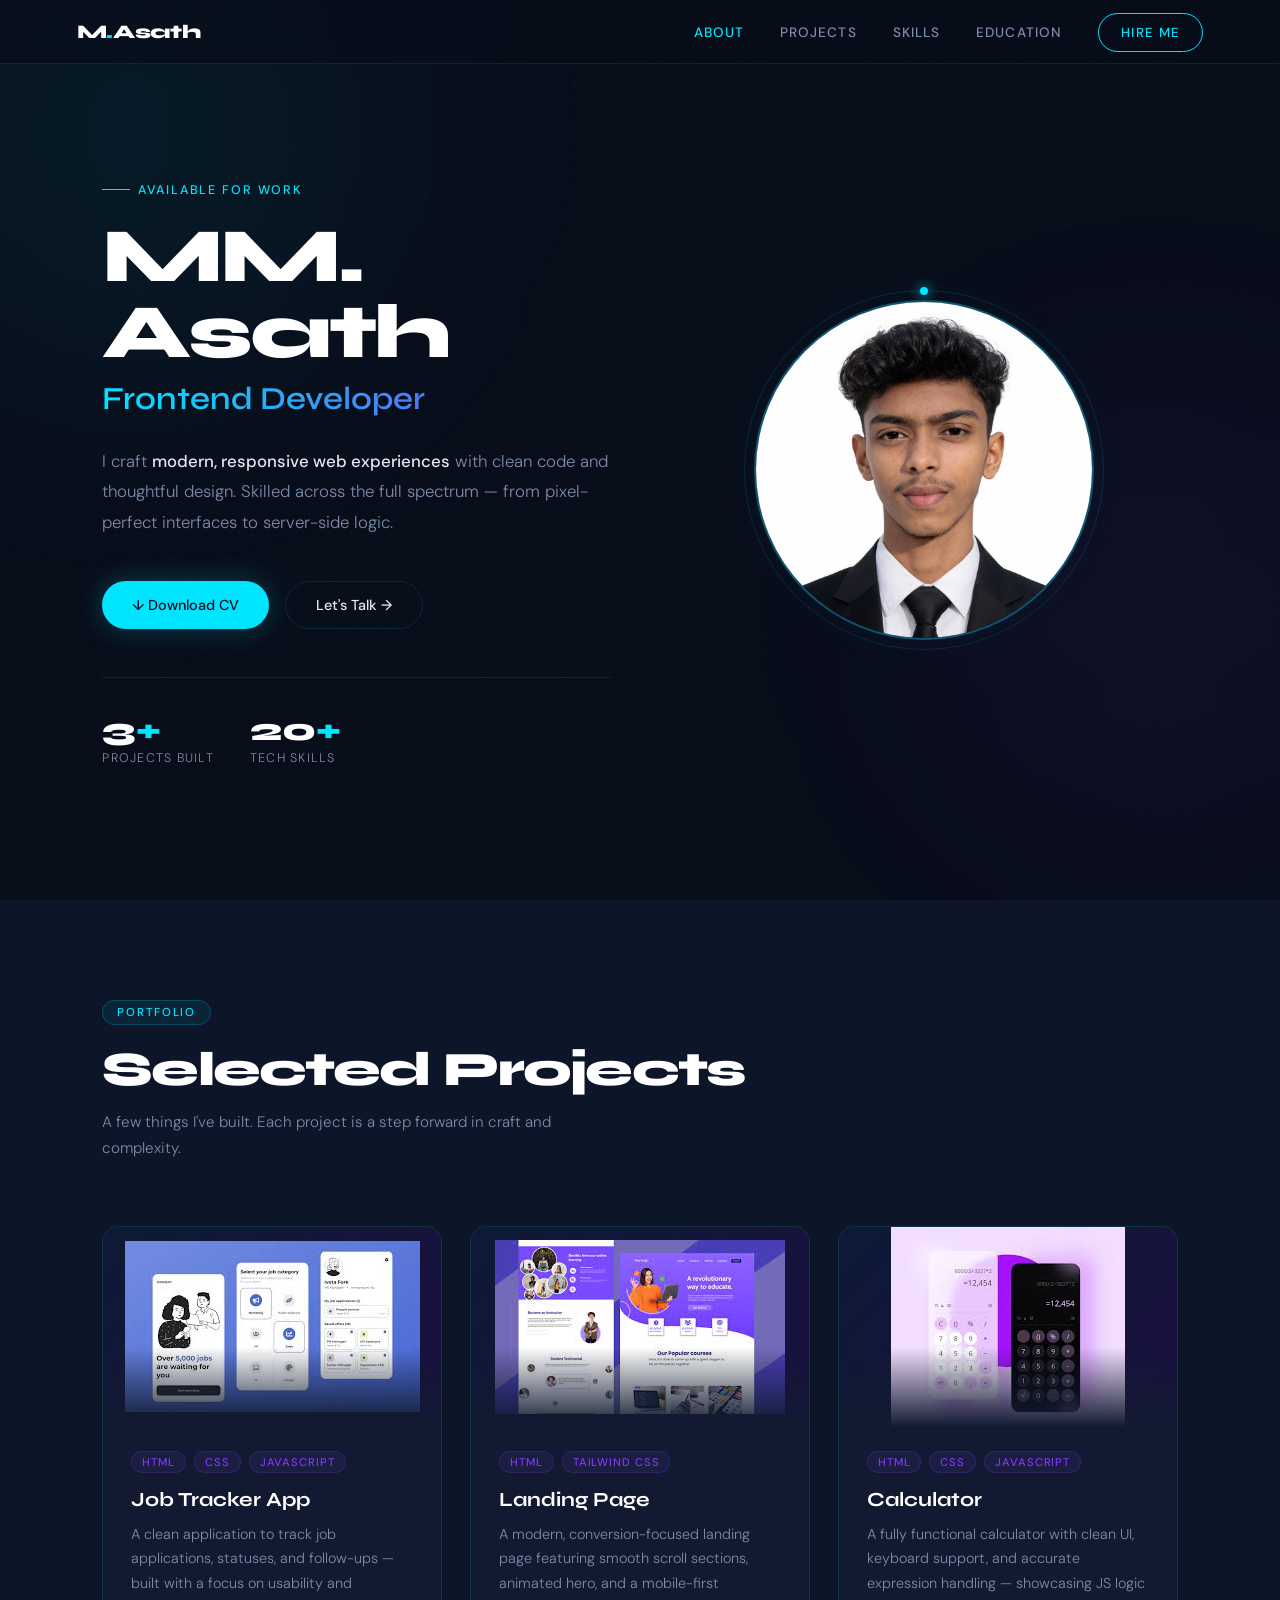
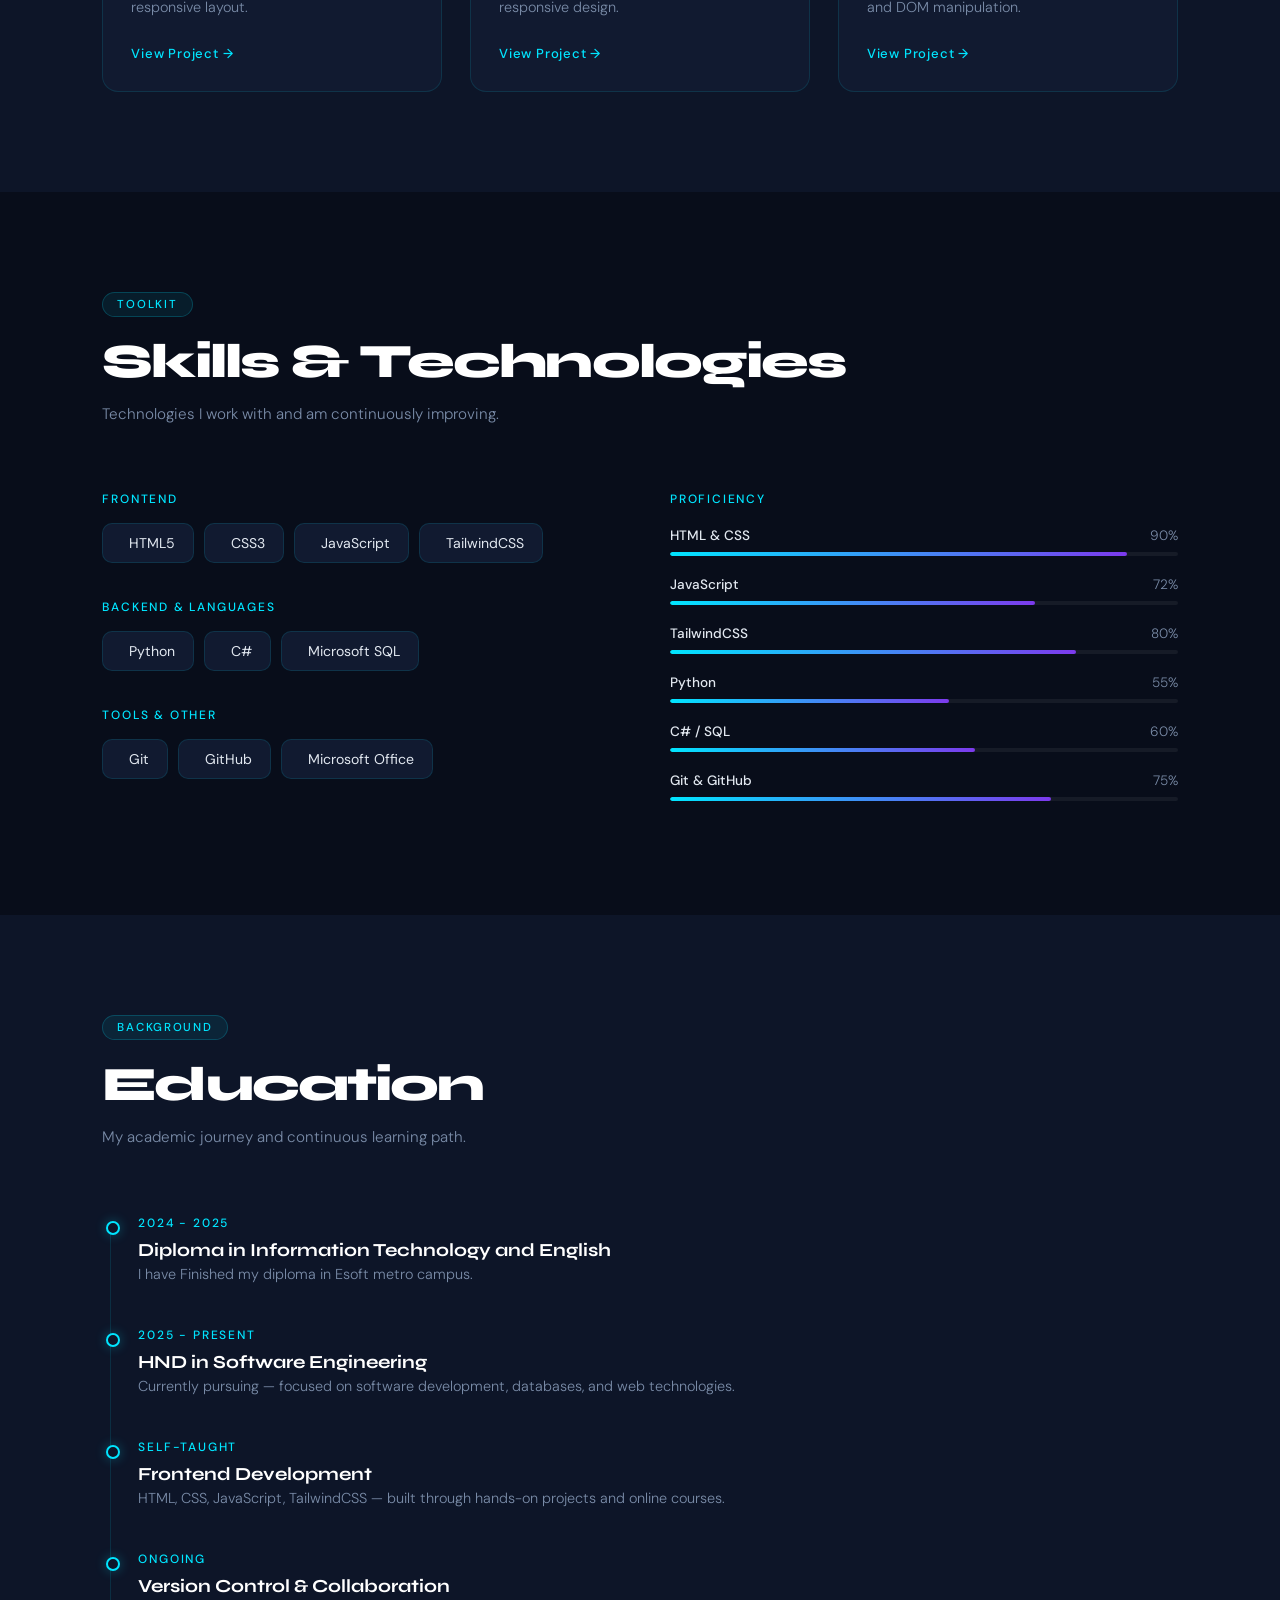
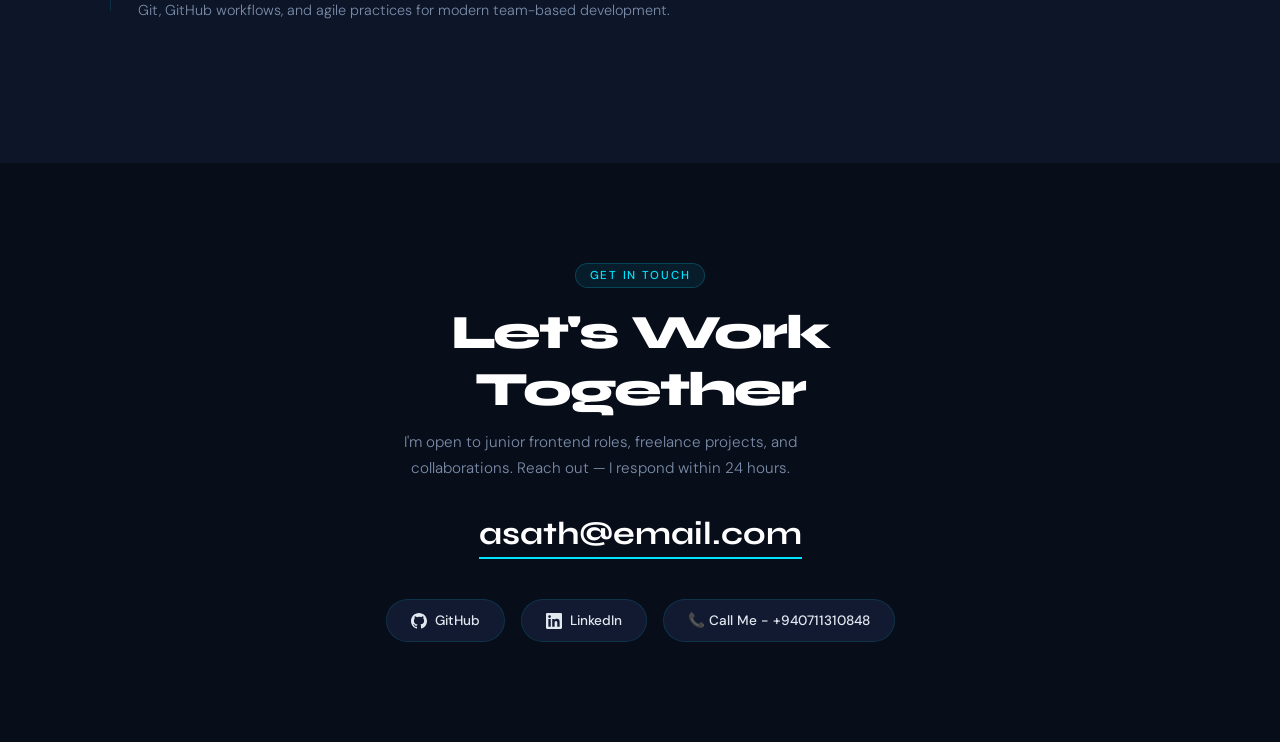
<file: index.html>
<!DOCTYPE html>
<html lang="en">

<head>
  <meta charset="UTF-8" />
  <meta name="viewport" content="width=device-width, initial-scale=1.0" />
  <title>MM. Asath — Frontend Developer</title>
  <link
    href="https://fonts.googleapis.com/css2?family=Syne:wght@400;600;700;800&family=DM+Sans:ital,wght@0,300;0,400;0,500;1,300&display=swap"
    rel="stylesheet" />
  <style>
    *,
    *::before,
    *::after {
      margin: 0;
      padding: 0;
      box-sizing: border-box;
    }

    :root {
      --bg: #080d1a;
      --bg2: #0d1528;
      --card: #111a30;
      --border: rgba(0, 230, 255, .12);
      --accent: #00e5ff;
      --accent2: #7c3aed;
      --text: #e2e8f0;
      --muted: #7a8ca8;
      --white: #ffffff;
      --radius: 16px;
      --font-head: 'Syne', sans-serif;
      --font-body: 'DM Sans', sans-serif;
    }

    html {
      scroll-behavior: smooth;
    }

    body {
      background: var(--bg);
      color: var(--text);
      font-family: var(--font-body);
      font-weight: 300;
      overflow-x: hidden;
    }

    /* ─── NOISE TEXTURE OVERLAY ─── */
    body::before {
      content: '';
      position: fixed;
      inset: 0;
      background-image: url("data:image/svg+xml,%3Csvg viewBox='0 0 200 200' xmlns='http://www.w3.org/2000/svg'%3E%3Cfilter id='n'%3E%3CfeTurbulence type='fractalNoise' baseFrequency='.9' numOctaves='4' stitchTiles='stitch'/%3E%3C/filter%3E%3Crect width='100%25' height='100%25' filter='url(%23n)' opacity='.03'/%3E%3C/svg%3E");
      pointer-events: none;
      z-index: 0;
      opacity: .4;
    }

    /* ─── GLOW BLOBS ─── */
    .blob {
      position: fixed;
      border-radius: 50%;
      filter: blur(120px);
      pointer-events: none;
      z-index: 0;
    }

    .blob-1 {
      width: 500px;
      height: 500px;
      background: rgba(0, 229, 255, .06);
      top: -120px;
      left: -120px;
    }

    .blob-2 {
      width: 400px;
      height: 400px;
      background: rgba(124, 58, 237, .07);
      bottom: 10%;
      right: -80px;
    }

    /* ─── NAV ─── */
    nav {
      position: fixed;
      top: 0;
      left: 0;
      right: 0;
      z-index: 100;
      display: flex;
      align-items: center;
      justify-content: space-between;
      padding: 20px 6%;
      background: rgba(8, 13, 26, .7);
      backdrop-filter: blur(20px);
      border-bottom: 1px solid var(--border);
    }

    .logo {
      font-family: var(--font-head);
      font-weight: 800;
      font-size: 1.2rem;
      letter-spacing: -0.02em;
      color: var(--white);
    }

    .logo span {
      color: var(--accent);
    }

    .nav-links {
      display: flex;
      gap: 36px;
      list-style: none;
    }

    .nav-links a {
      font-size: .85rem;
      font-weight: 500;
      letter-spacing: .08em;
      text-transform: uppercase;
      color: var(--muted);
      text-decoration: none;
      transition: color .2s;
      position: relative;
    }

    .nav-links a::after {
      content: '';
      position: absolute;
      left: 0;
      bottom: -4px;
      width: 0;
      height: 1px;
      background: var(--accent);
      transition: width .3s;
    }

    .nav-links a:hover {
      color: var(--white);
    }

    .nav-links a:hover::after {
      width: 100%;
    }

    .nav-cta {
      padding: 10px 22px;
      border: 1px solid var(--accent);
      border-radius: 50px;
      color: var(--accent) !important;
      font-size: .82rem !important;
      text-transform: uppercase !important;
      letter-spacing: .1em !important;
      transition: background .25s, color .25s !important;
    }

    .nav-cta:hover {
      background: var(--accent);
      color: var(--bg) !important;
    }

    .nav-cta::after {
      display: none !important;
    }

    /* ─── SECTIONS WRAPPER ─── */
    section {
      position: relative;
      z-index: 1;
    }

    /* ─── HERO ─── */
    #hero {
      min-height: 100vh;
      display: grid;
      grid-template-columns: 1fr 1fr;
      align-items: center;
      gap: 60px;
      padding: 120px 8% 80px;
    }

    .hero-label {
      display: inline-flex;
      align-items: center;
      gap: 8px;
      font-size: .78rem;
      font-weight: 500;
      letter-spacing: .15em;
      text-transform: uppercase;
      color: var(--accent);
      margin-bottom: 20px;
    }

    .hero-label::before {
      content: '';
      width: 28px;
      height: 1px;
      background: var(--accent);
    }

    .hero-name {
      font-family: var(--font-head);
      font-size: clamp(3rem, 6vw, 5.5rem);
      font-weight: 800;
      line-height: 1.0;
      letter-spacing: -0.04em;
      color: var(--white);
      margin-bottom: 8px;
    }

    .hero-title {
      font-family: var(--font-head);
      font-size: clamp(1.2rem, 2.5vw, 2rem);
      font-weight: 600;
      color: transparent;
      background: linear-gradient(90deg, var(--accent), var(--accent2));
      -webkit-background-clip: text;
      background-clip: text;
      margin-bottom: 28px;
    }

    .hero-desc {
      font-size: 1.05rem;
      line-height: 1.8;
      color: var(--muted);
      max-width: 520px;
      margin-bottom: 44px;
    }

    .hero-desc strong {
      color: var(--text);
      font-weight: 500;
    }

    .hero-actions {
      display: flex;
      gap: 16px;
      flex-wrap: wrap;
    }

    .btn-primary {
      display: inline-flex;
      align-items: center;
      gap: 8px;
      padding: 14px 30px;
      background: var(--accent);
      color: var(--bg);
      font-family: var(--font-body);
      font-size: .9rem;
      font-weight: 500;
      border: none;
      border-radius: 50px;
      cursor: pointer;
      text-decoration: none;
      transition: transform .25s, box-shadow .25s;
      box-shadow: 0 0 28px rgba(0, 229, 255, .25);
    }

    .btn-primary:hover {
      transform: translateY(-3px);
      box-shadow: 0 8px 40px rgba(0, 229, 255, .4);
    }

    .btn-outline {
      display: inline-flex;
      align-items: center;
      gap: 8px;
      padding: 14px 30px;
      background: transparent;
      color: var(--text);
      font-family: var(--font-body);
      font-size: .9rem;
      font-weight: 500;
      border: 1px solid var(--border);
      border-radius: 50px;
      cursor: pointer;
      text-decoration: none;
      transition: border-color .25s, color .25s, transform .25s;
    }

    .btn-outline:hover {
      border-color: var(--accent);
      color: var(--accent);
      transform: translateY(-3px);
    }

    /* Hero image */
    .hero-visual {
      display: flex;
      justify-content: center;
      align-items: center;
    }

    .avatar-wrap {
      position: relative;
      width: 340px;
      height: 340px;
    }

    .avatar-ring {
      position: absolute;
      inset: -10px;
      border-radius: 50%;
      border: 1px solid var(--border);
      animation: spin 18s linear infinite;
    }

    .avatar-ring::before {
      content: '';
      position: absolute;
      top: 0;
      left: 50%;
      width: 8px;
      height: 8px;
      margin-left: -4px;
      margin-top: -4px;
      background: var(--accent);
      border-radius: 50%;
      box-shadow: 0 0 12px var(--accent);
    }

    @keyframes spin {
      to {
        transform: rotate(360deg);
      }
    }

    .avatar-img {
      width: 340px;
      height: 340px;
      border-radius: 50%;
      object-fit: cover;
      border: 2px solid rgba(0, 229, 255, .3);
      display: block;
      position: relative;
      z-index: 1;
      background: var(--card);
    }

    .avatar-glow {
      position: absolute;
      inset: -30px;
      border-radius: 50%;
      background: radial-gradient(circle, rgba(0, 229, 255, .12) 0%, transparent 70%);
      z-index: 0;
    }

    /* Stats row */
    .hero-stats {
      display: flex;
      gap: 36px;
      margin-top: 48px;
      padding-top: 36px;
      border-top: 1px solid var(--border);
    }

    .stat {
      display: flex;
      flex-direction: column;
      gap: 4px;
    }

    .stat-num {
      font-family: var(--font-head);
      font-size: 2rem;
      font-weight: 800;
      color: var(--white);
      line-height: 1;
    }

    .stat-num span {
      color: var(--accent);
    }

    .stat-label {
      font-size: .78rem;
      color: var(--muted);
      text-transform: uppercase;
      letter-spacing: .1em;
    }

    /* ─── SECTION TITLE ─── */
    .section-title {
      font-family: var(--font-head);
      font-size: clamp(2rem, 4vw, 3rem);
      font-weight: 800;
      letter-spacing: -0.04em;
      color: var(--white);
      margin-bottom: 12px;
    }

    .section-sub {
      font-size: .95rem;
      color: var(--muted);
      max-width: 480px;
      line-height: 1.7;
    }

    .section-head {
      margin-bottom: 64px;
    }

    .tag {
      display: inline-block;
      font-size: .72rem;
      font-weight: 500;
      letter-spacing: .15em;
      text-transform: uppercase;
      color: var(--accent);
      background: rgba(0, 229, 255, .08);
      border: 1px solid rgba(0, 229, 255, .2);
      padding: 4px 14px;
      border-radius: 50px;
      margin-bottom: 16px;
    }

    /* ─── PROJECTS ─── */
    #projects {
      padding: 100px 8%;
      background: var(--bg2);
    }

    .projects-grid {
      display: grid;
      grid-template-columns: repeat(auto-fit, minmax(320px, 1fr));
      gap: 28px;
    }

    .project-card {
      background: var(--card);
      border: 1px solid var(--border);
      border-radius: var(--radius);
      overflow: hidden;
      transition: transform .35s, border-color .35s, box-shadow .35s;
      cursor: pointer;
    }

    .project-card:hover {
      transform: translateY(-8px);
      border-color: rgba(0, 229, 255, .35);
      box-shadow: 0 20px 60px rgba(0, 0, 0, .4), 0 0 0 1px rgba(0, 229, 255, .1);
    }

    .project-thumb {
      width: 100%;
      height: 200px;
      background: linear-gradient(135deg, #0d1a35 0%, #1a1040 100%);
      display: flex;
      align-items: center;
      justify-content: center;
      font-size: 3.5rem;
      position: relative;
      overflow: hidden;
    }

    .project-thumb::after {
      content: '';
      position: absolute;
      inset: 0;
      background: linear-gradient(to bottom, transparent 60%, var(--card));
    }

    .project-body {
      padding: 24px 28px 28px;
    }

    .project-stack {
      display: flex;
      flex-wrap: wrap;
      gap: 8px;
      margin-bottom: 14px;
    }

    .stack-pill {
      font-size: .7rem;
      font-weight: 500;
      letter-spacing: .08em;
      text-transform: uppercase;
      color: var(--accent2);
      background: rgba(124, 58, 237, .1);
      border: 1px solid rgba(124, 58, 237, .2);
      padding: 3px 10px;
      border-radius: 50px;
    }

    .project-title {
      font-family: var(--font-head);
      font-size: 1.25rem;
      font-weight: 700;
      color: var(--white);
      margin-bottom: 10px;
    }

    .project-desc {
      font-size: .9rem;
      line-height: 1.7;
      color: var(--muted);
      margin-bottom: 22px;
    }

    .project-link {
      display: inline-flex;
      align-items: center;
      gap: 6px;
      font-size: .82rem;
      font-weight: 500;
      color: var(--accent);
      text-decoration: none;
      letter-spacing: .06em;
      transition: gap .2s;
    }

    .project-link:hover {
      gap: 10px;
    }

    /* ─── SKILLS ─── */
    #skills {
      padding: 100px 8%;
    }

    .skills-layout {
      display: grid;
      grid-template-columns: 1fr 1fr;
      gap: 60px;
      align-items: start;
    }

    .skill-category {
      margin-bottom: 36px;
    }

    .skill-cat-label {
      font-size: .75rem;
      font-weight: 500;
      letter-spacing: .15em;
      text-transform: uppercase;
      color: var(--accent);
      margin-bottom: 16px;
    }

    .skill-chips {
      display: flex;
      flex-wrap: wrap;
      gap: 10px;
    }

    .chip {
      display: flex;
      align-items: center;
      gap: 8px;
      padding: 10px 18px;
      background: var(--card);
      border: 1px solid var(--border);
      border-radius: 10px;
      font-size: .88rem;
      font-weight: 400;
      color: var(--text);
      transition: border-color .25s, transform .25s, color .25s;
      cursor: default;
    }

    .chip:hover {
      border-color: rgba(0, 229, 255, .4);
      color: var(--accent);
      transform: translateY(-2px);
    }

    .chip-icon {
      font-size: 1.1rem;
    }

    /* Proficiency bars */
    .skills-bars {
      display: flex;
      flex-direction: column;
      gap: 20px;
    }


    .bar-top {
      display: flex;
      justify-content: space-between;
      font-size: .85rem;
      margin-bottom: 8px;
    }

    .bar-name {
      font-weight: 500;
      color: var(--text);
    }

    .bar-pct {
      color: var(--muted);
    }

    .bar-track {
      height: 4px;
      background: rgba(255, 255, 255, .06);
      border-radius: 50px;
      overflow: hidden;
    }

    .bar-fill {
      height: 100%;
      background: linear-gradient(90deg, var(--accent), var(--accent2));
      border-radius: 50px;
      width: 0;
      transition: width 1.2s cubic-bezier(.25, .46, .45, .94);
    }

    /* ─── EDUCATION ─── */
    #education {
      padding: 100px 8%;
      background: var(--bg2);
    }

    .timeline {
      position: relative;
      padding-left: 36px;
    }

    .timeline::before {
      content: '';
      position: absolute;
      left: 8px;
      top: 8px;
      bottom: 8px;
      width: 1px;
      background: var(--border);
    }

    .timeline-item {
      position: relative;
      margin-bottom: 44px;
    }

    .timeline-dot {
      position: absolute;
      left: -32px;
      top: 6px;
      width: 14px;
      height: 14px;
      border-radius: 50%;
      background: var(--bg2);
      border: 2px solid var(--accent);
      box-shadow: 0 0 12px rgba(0, 229, 255, .3);
    }

    .timeline-year {
      font-size: .75rem;
      font-weight: 500;
      letter-spacing: .15em;
      text-transform: uppercase;
      color: var(--accent);
      margin-bottom: 8px;
    }

    .timeline-title {
      font-family: var(--font-head);
      font-size: 1.15rem;
      font-weight: 700;
      color: var(--white);
      margin-bottom: 4px;
    }

    .timeline-sub {
      font-size: .9rem;
      color: var(--muted);
    }

    /* ─── CONTACT ─── */
    #contact {
      padding: 100px 8%;
      text-align: center;
    }

    .contact-inner {
      max-width: 560px;
      margin: 0 auto;
    }

    .contact-email {
      display: inline-block;
      font-family: var(--font-head);
      font-size: clamp(1.3rem, 3vw, 2rem);
      font-weight: 700;
      color: var(--white);
      text-decoration: none;
      border-bottom: 2px solid var(--accent);
      padding-bottom: 4px;
      margin: 32px 0 40px;
      transition: color .2s;
    }

    .contact-email:hover {
      color: var(--accent);
    }

    .social-links {
      display: flex;
      justify-content: center;
      gap: 16px;
      flex-wrap: wrap;
    }

    .social-btn {
      display: inline-flex;
      align-items: center;
      gap: 8px;
      padding: 12px 24px;
      background: var(--card);
      border: 1px solid var(--border);
      border-radius: 50px;
      color: var(--text);
      text-decoration: none;
      font-size: .85rem;
      font-weight: 500;
      transition: border-color .25s, color .25s, transform .25s;
      cursor: pointer;
    }

    .social-btn:hover {
      border-color: var(--accent);
      color: var(--accent);
      transform: translateY(-3px);
    }

    /* ─── FOOTER ─── */
    footer {
      padding: 32px 8%;
      border-top: 1px solid var(--border);
      display: flex;
      align-items: center;
      justify-content: space-between;
      flex-wrap: wrap;
      gap: 12px;
    }

    footer p {
      font-size: .82rem;
      color: var(--muted);
    }

    footer span {
      color: var(--accent);
    }

    /* ─── ANIMATIONS ─── */
    .fade-up {
      opacity: 0;
      transform: translateY(30px);
      transition: opacity .7s ease, transform .7s ease;
    }

    .fade-up.visible {
      opacity: 1;
      transform: translateY(0);
    }

    /* ─── HAMBURGER ─── */
    .hamburger {
      display: none;
      flex-direction: column;
      gap: 5px;
      cursor: pointer;
      padding: 4px;
    }

    .hamburger span {
      display: block;
      width: 24px;
      height: 2px;
      background: var(--text);
      border-radius: 2px;
      transition: .3s;
    }

    /* ─── RESPONSIVE ─── */
    @media (max-width: 900px) {
      #hero {
        grid-template-columns: 1fr;
        text-align: center;
        padding: 100px 6% 60px;
      }

      .hero-visual {
        order: -1;
      }

      .avatar-wrap {
        width: 240px;
        height: 240px;
      }

      .avatar-img {
        width: 240px;
        height: 240px;
      }

      .hero-desc {
        margin: 0 auto 44px;
      }

      .hero-actions {
        justify-content: center;
      }

      .hero-stats {
        justify-content: center;
      }

      .hero-label {
        justify-content: center;
      }

      .skills-layout {
        grid-template-columns: 1fr;
        gap: 40px;
      }

      .nav-links {
        display: none;
        flex-direction: column;
        position: absolute;
        top: 100%;
        left: 0;
        right: 0;
        background: rgba(8, 13, 26, .97);
        padding: 24px 6%;
        gap: 20px;
        border-bottom: 1px solid var(--border);
      }

      .nav-links.open {
        display: flex;
      }

      .hamburger {
        display: flex;
      }
    }

    @media (max-width: 600px) {

      #projects,
      #skills,
      #education,
      #contact {
        padding: 70px 5%;
      }

      .section-title {
        font-size: 2rem;
      }

      footer {
        flex-direction: column;
        text-align: center;
      }
    }
  </style>
</head>

<body>

  <!-- Blobs -->
  <div class="blob blob-1"></div>
  <div class="blob blob-2"></div>

  <!-- ─── NAV ─── -->
  <nav>
    <div class="logo">M<span>.</span>Asath</div>
    <ul class="nav-links" id="navLinks">
      <li><a href="#hero">About</a></li>
      <li><a href="#projects">Projects</a></li>
      <li><a href="#skills">Skills</a></li>
      <li><a href="#education">Education</a></li>
      <li><a href="#contact" class="nav-cta">Hire Me</a></li>
    </ul>
    <div class="hamburger" id="hamburger">
      <span></span><span></span><span></span>
    </div>
  </nav>

  <!-- ─── HERO ─── -->
  <section id="hero">
    <div class="hero-content">
      <div class="hero-label">Available for work</div>
      <h1 class="hero-name">MM. Asath</h1>
      <h2 class="hero-title">Frontend Developer</h2>
      <p class="hero-desc">
        I craft <strong>modern, responsive web experiences</strong> with clean code and thoughtful design. Skilled
        across the full spectrum — from pixel-perfect interfaces to server-side logic.
      </p>
      <div class="hero-actions">
        <a href="./Resume (5).pdf" download="Asath_CV.pdf" class="btn-primary">
          ↓ Download CV
        </a>
        <a href="#contact" class="btn-outline">
          Let's Talk →
        </a>
      </div>
      <div class="hero-stats">
        <div class="stat">
          <div class="stat-num">3<span>+</span></div>
          <div class="stat-label">Projects Built</div>
        </div>
        <div class="stat">
          <div class="stat-num">20<span>+</span></div>
          <div class="stat-label">Tech Skills</div>
        </div>

      </div>
    </div>

    <div class="hero-visual">
      <div class="avatar-wrap">
        <div class="avatar-glow"></div>
        <div class="avatar-ring"></div>
        <img class="avatar-img" src="./WhatsApp Image 2026-04-01 at 11.35.00.jpeg" alt="MM. Asath — Frontend Developer"
          onerror="this.style.background='linear-gradient(135deg,#0d1a35,#1a1040)'; this.alt=''; this.style.display='flex';" />
      </div>
    </div>
  </section>

  <!-- ─── PROJECTS ─── -->
  <section id="projects" class="fade-up">
    <div class="section-head">
      <div class="tag">Portfolio</div>
      <h2 class="section-title">Selected Projects</h2>
      <p class="section-sub">A few things I've built. Each project is a step forward in craft and complexity.</p>
    </div>

    <div class="projects-grid">

      <div class="project-card">
        <div class="project-thumb"><img src="./images.jpg" alt="img"></div>
        <div class="project-body">
          <div class="project-stack">
            <span class="stack-pill">HTML</span>
            <span class="stack-pill">CSS</span>
            <span class="stack-pill">JavaScript</span>
          </div>
          <h3 class="project-title">Job Tracker App</h3>
          <p class="project-desc">A clean application to track job applications, statuses, and follow-ups — built with a
            focus on usability and responsive layout.</p>
          <a href"https://asath01.github.io/Job-Traker-/" class="project-link">View Project →</a>
        </div>
      </div>

      <div class="project-card">
        <div class="project-thumb"><img src="./download.jpg" alt="img"></div>
        <div class="project-body">
          <div class="project-stack">
            <span class="stack-pill">HTML</span>
            <span class="stack-pill">Tailwind CSS</span>
          </div>
          <h3 class="project-title">Landing Page</h3>
          <p class="project-desc">A modern, conversion-focused landing page featuring smooth scroll sections, animated
            hero, and a mobile-first responsive design.</p>
          <a href="https://asath01.github.io/Landing-Project/#services" class="project-link">View Project →</a>
        </div>
      </div>

      <div class="project-card">
        <div class="project-thumb"><img src="./download (1).jpg" alt="img"></div>
        <div class="project-body">
          <div class="project-stack">
            <span class="stack-pill">HTML</span>
            <span class="stack-pill">CSS</span>
            <span class="stack-pill">JavaScript</span>
          </div>
          <h3 class="project-title">Calculator</h3>
          <p class="project-desc">A fully functional calculator with clean UI, keyboard support, and accurate expression
            handling — showcasing JS logic and DOM manipulation.</p>
          <a href="https://asath01.github.io/Calculator/" class="project-link">View Project →</a>
        </div>
      </div>

    </div>
  </section>

  <!-- ─── SKILLS ─── -->
  <section id="skills" class="fade-up">
    <div class="section-head">
      <div class="tag">Toolkit</div>
      <h2 class="section-title">Skills & Technologies</h2>
      <p class="section-sub">Technologies I work with and am continuously improving.</p>
    </div>

    <div class="skills-layout">
      <div>
        <div class="skill-category">
          <div class="skill-cat-label">Frontend</div>
          <div class="skill-chips">
            <div class="chip"><span class="chip-icon"></span> HTML5</div>
            <div class="chip"><span class="chip-icon"></span> CSS3</div>
            <div class="chip"><span class="chip-icon"></span> JavaScript</div>
            <div class="chip"><span class="chip-icon"></span> TailwindCSS</div>
          </div>
        </div>
        <div class="skill-category">
          <div class="skill-cat-label">Backend & Languages</div>
          <div class="skill-chips">
            <div class="chip"><span class="chip-icon"></span> Python</div>
            <div class="chip"><span class="chip-icon"></span> C#</div>
            <div class="chip"><span class="chip-icon"></span> Microsoft SQL</div>
          </div>
        </div>
        <div class="skill-category">
          <div class="skill-cat-label">Tools & Other</div>
          <div class="skill-chips">
            <div class="chip"><span class="chip-icon"></span> Git</div>
            <div class="chip"><span class="chip-icon"></span> GitHub</div>
            <div class="chip"><span class="chip-icon"></span> Microsoft Office</div>
          </div>
        </div>
      </div>

      <div>
        <div class="skill-cat-label" style="margin-bottom:20px;">Proficiency</div>
        <div class="skills-bars">
          <div class="bar-item">
            <div class="bar-top"><span class="bar-name">HTML & CSS</span><span class="bar-pct">90%</span></div>
            <div class="bar-track">
              <div class="bar-fill" data-width="90"></div>
            </div>
          </div>
          <div class="bar-item">
            <div class="bar-top"><span class="bar-name">JavaScript</span><span class="bar-pct">72%</span></div>
            <div class="bar-track">
              <div class="bar-fill" data-width="72"></div>
            </div>
          </div>
          <div class="bar-item">
            <div class="bar-top"><span class="bar-name">TailwindCSS</span><span class="bar-pct">80%</span></div>
            <div class="bar-track">
              <div class="bar-fill" data-width="80"></div>
            </div>
          </div>
          <div class="bar-item">
            <div class="bar-top"><span class="bar-name">Python</span><span class="bar-pct">55%</span></div>
            <div class="bar-track">
              <div class="bar-fill" data-width="55"></div>
            </div>
          </div>
          <div class="bar-item">
            <div class="bar-top"><span class="bar-name">C# / SQL</span><span class="bar-pct">60%</span></div>
            <div class="bar-track">
              <div class="bar-fill" data-width="60"></div>
            </div>
          </div>
          <div class="bar-item">
            <div class="bar-top"><span class="bar-name">Git & GitHub</span><span class="bar-pct">75%</span></div>
            <div class="bar-track">
              <div class="bar-fill" data-width="75"></div>
            </div>
          </div>
        </div>
      </div>
    </div>
  </section>

  <!-- ─── EDUCATION ─── -->
  <section id="education" class="fade-up">
    <div class="section-head">
      <div class="tag">Background</div>
      <h2 class="section-title">Education</h2>
      <p class="section-sub">My academic journey and continuous learning path.</p>
    </div>

    <div class="timeline">
      <div class="timeline-item">
        <div class="timeline-dot"></div>
        <div class="timeline-year">2024 - 2025</div>
        <div class="timeline-title">Diploma in Information Technology and English</div>
        <div class="timeline-sub">I have Finished my diploma in Esoft metro campus.
        </div>
      </div>

      <div class="timeline-item">
        <div class="timeline-dot"></div>
        <div class="timeline-year">2025 - Present</div>
        <div class="timeline-title">HND in Software Engineering</div>
        <div class="timeline-sub">Currently pursuing — focused on software development, databases, and web technologies.
        </div>
      </div>
      <div>

        <div class="timeline-item">
          <div class="timeline-dot"></div>
          <div class="timeline-year">Self-Taught</div>
          <div class="timeline-title">Frontend Development</div>
          <div class="timeline-sub">HTML, CSS, JavaScript, TailwindCSS — built through hands-on projects and online
            courses.</div>
        </div>
        <div class="timeline-item">
          <div class="timeline-dot"></div>
          <div class="timeline-year">Ongoing</div>
          <div class="timeline-title">Version Control & Collaboration</div>
          <div class="timeline-sub">Git, GitHub workflows, and agile practices for modern team-based development.</div>
        </div>
      </div>
  </section>

  <!-- ─── CONTACT ─── -->
  <section id="contact" class="fade-up">
    <div class="contact-inner">
      <div class="tag">Get In Touch</div>
      <h2 class="section-title">Let's Work Together</h2>
      <p class="section-sub">I'm open to junior frontend roles, freelance projects, and collaborations. Reach out — I
        respond within 24 hours.</p>
      <a href="mailto:asath@email.com" class="contact-email">asath@email.com</a>
      <div class="social-links">
        <a href="https://github.com/Asath01" class="social-btn">
          <svg width="16" height="16" viewBox="0 0 24 24" fill="currentColor">
            <path
              d="M12 0C5.374 0 0 5.373 0 12c0 5.302 3.438 9.8 8.207 11.387.599.111.793-.261.793-.577v-2.234c-3.338.726-4.033-1.416-4.033-1.416-.546-1.387-1.333-1.756-1.333-1.756-1.089-.745.083-.729.083-.729 1.205.084 1.839 1.237 1.839 1.237 1.07 1.834 2.807 1.304 3.492.997.107-.775.418-1.305.762-1.604-2.665-.305-5.467-1.334-5.467-5.931 0-1.311.469-2.381 1.236-3.221-.124-.303-.535-1.524.117-3.176 0 0 1.008-.322 3.301 1.23A11.509 11.509 0 0 1 12 5.803c1.02.005 2.047.138 3.006.404 2.291-1.552 3.297-1.23 3.297-1.23.653 1.653.242 2.874.118 3.176.77.84 1.235 1.911 1.235 3.221 0 4.609-2.807 5.624-5.479 5.921.43.372.823 1.102.823 2.222v3.293c0 .319.192.694.801.576C20.566 21.797 24 17.3 24 12c0-6.627-5.373-12-12-12z" />
          </svg>
          GitHub
        </a>
        <a href="https://www.linkedin.com/in/asasath-asath-a76931367/" class="social-btn">
          <svg width="16" height="16" viewBox="0 0 24 24" fill="currentColor">
            <path
              d="M20.447 20.452h-3.554v-5.569c0-1.328-.027-3.037-1.852-3.037-1.853 0-2.136 1.445-2.136 2.939v5.667H9.351V9h3.414v1.561h.046c.477-.9 1.637-1.85 3.37-1.85 3.601 0 4.267 2.37 4.267 5.455v6.286zM5.337 7.433a2.062 2.062 0 0 1-2.063-2.065 2.064 2.064 0 1 1 2.063 2.065zm1.782 13.019H3.555V9h3.564v11.452zM22.225 0H1.771C.792 0 0 .774 0 1.729v20.542C0 23.227.792 24 1.771 24h20.451C23.2 24 24 23.227 24 22.271V1.729C24 .774 23.2 0 22.222 0h.003z" />
          </svg>
          LinkedIn
        </a>
        <a href="tel:+940711310848" class="social-btn">
          📞 Call Me - +940711310848
        </a>
      </div>
    </div>
  </section>

  <!-- ─── FOOTER ─── */
  <footer>
    <p>© 2026 <span>MM. Asath</span>. Crafted with care.</p>
    <p>Frontend Developer · Sri Lanka 🇱🇰</p>
  </footer>

  <!-- ─── SCRIPTS ─── -->
  <script>
    // Hamburger
    const ham = document.getElementById('hamburger');
    const nav = document.getElementById('navLinks');
    ham.addEventListener('click', () => nav.classList.toggle('open'));

    // Scroll fade-in
    const observer = new IntersectionObserver(entries => {
      entries.forEach(e => { if (e.isIntersecting) e.target.classList.add('visible'); });
    }, { threshold: .12 });

    document.querySelectorAll('.fade-up').forEach(el => observer.observe(el));

    // Skill bars animate on scroll
    const barObserver = new IntersectionObserver(entries => {
      entries.forEach(e => {
        if (e.isIntersecting) {
          e.target.querySelectorAll('.bar-fill').forEach(bar => {
            bar.style.width = bar.dataset.width + '%';
          });
        }
      });
    }, { threshold: .2 });

    document.querySelectorAll('#skills').forEach(el => barObserver.observe(el));

    // Nav active link on scroll
    const sections = document.querySelectorAll('section[id]');
    window.addEventListener('scroll', () => {
      let cur = '';
      sections.forEach(s => {
        if (window.scrollY >= s.offsetTop - 140) cur = s.id;
      });
      document.querySelectorAll('.nav-links a').forEach(a => {
        a.style.color = a.getAttribute('href') === '#' + cur ? 'var(--accent)' : '';
      });
    });
  </script>
</body>

</html>
</file>
